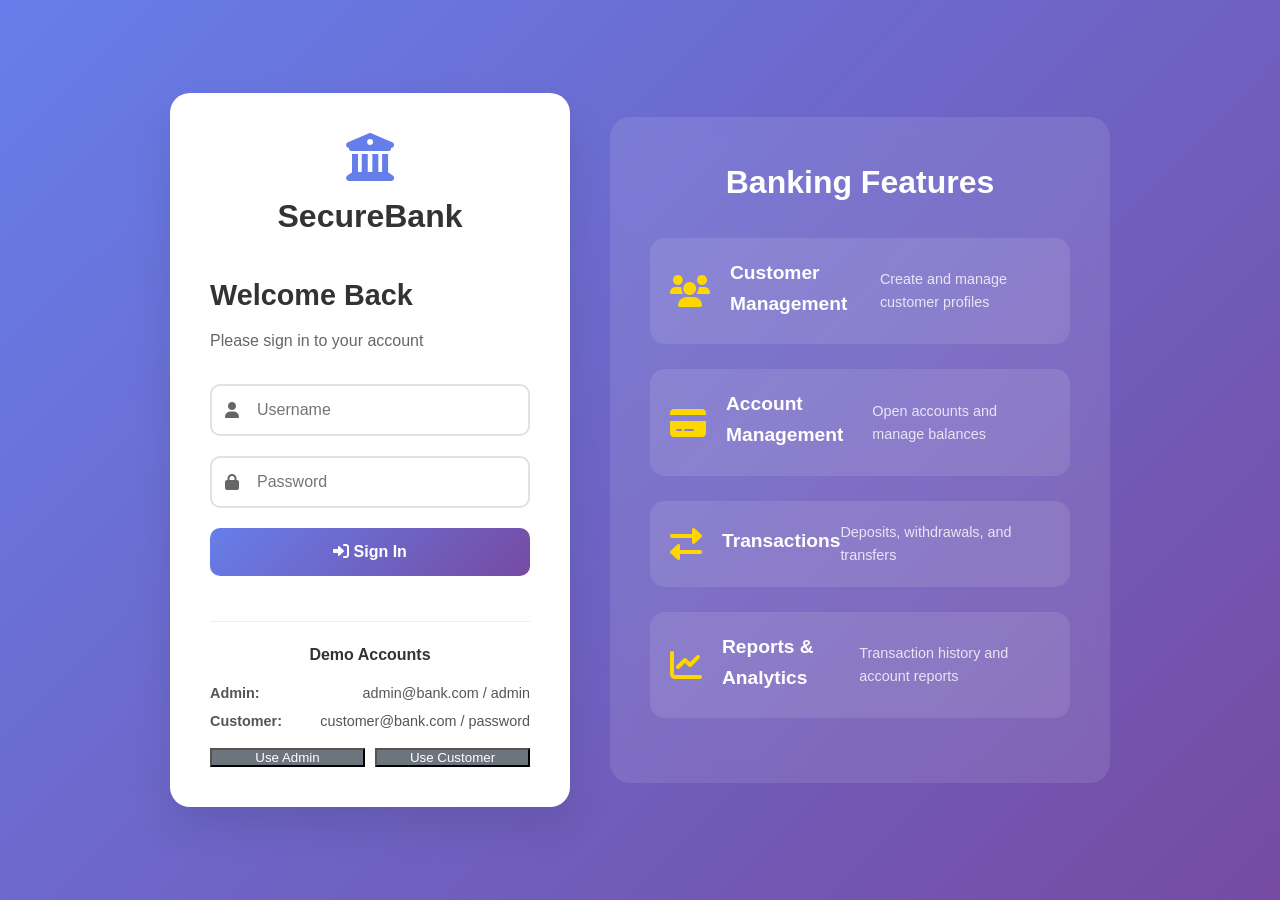
<file: Banking Application Frontend/index.html>
<!DOCTYPE html>
<html lang="en">
<head>
    <meta charset="UTF-8">
    <meta name="viewport" content="width=device-width, initial-scale=1.0">
    <title>Banking Application - Login</title>
    <link rel="stylesheet" href="css/styles.css">
    <link href="https://cdnjs.cloudflare.com/ajax/libs/font-awesome/6.0.0/css/all.min.css" rel="stylesheet">
</head>
<body>
    <div class="container">
        <div class="login-form">
            <div class="bank-logo">
                <i class="fas fa-university"></i>
                <h1>SecureBank</h1>
            </div>
            
            <div class="form-container">
                <h2>Welcome Back</h2>
                <p>Please sign in to your account</p>
                
                <form id="loginForm">
                    <div class="input-group">
                        <i class="fas fa-user"></i>
                        <input type="text" id="username" placeholder="Username" required>
                    </div>
                    
                    <div class="input-group">
                        <i class="fas fa-lock"></i>
                        <input type="password" id="password" placeholder="Password" required>
                    </div>
                    
                    <button type="submit" class="login-btn">
                        <i class="fas fa-sign-in-alt"></i>
                        Sign In
                    </button>
                </form>

                <div class="demo-accounts">
                    <h4>Demo Accounts</h4>
                    <div class="demo-account-info">
                        <p><strong>Admin:</strong> <span>admin@bank.com / admin</span></p>
                        <p><strong>Customer:</strong> <span>customer@bank.com / password</span></p>
                    </div>
                    <div class="demo-buttons">
                        <button type="button" class="btn-secondary" onclick="fillCredentials('admin@bank.com', 'admin')">Use Admin</button>
                        <button type="button" class="btn-secondary" onclick="fillCredentials('customer@bank.com', 'password')">Use Customer</button>
                    </div>
                </div>
            </div>
        </div>
        
        <div class="features-panel">
            <h2>Banking Features</h2>
            <div class="feature">
                <i class="fas fa-users"></i>
                <h3>Customer Management</h3>
                <p>Create and manage customer profiles</p>
            </div>
            <div class="feature">
                <i class="fas fa-credit-card"></i>
                <h3>Account Management</h3>
                <p>Open accounts and manage balances</p>
            </div>
            <div class="feature">
                <i class="fas fa-exchange-alt"></i>
                <h3>Transactions</h3>
                <p>Deposits, withdrawals, and transfers</p>
            </div>
            <div class="feature">
                <i class="fas fa-chart-line"></i>
                <h3>Reports & Analytics</h3>
                <p>Transaction history and account reports</p>
            </div>
        </div>
    </div>
    
    <div id="errorMessage" class="error-message"></div>
    <div id="loadingSpinner" class="loading-spinner">
        <i class="fas fa-spinner fa-spin"></i>
        <p>Authenticating...</p>
    </div>
    
    <script src="js/auth.js"></script>
    <script src="js/main.js"></script>
</body>
</html>
</file>
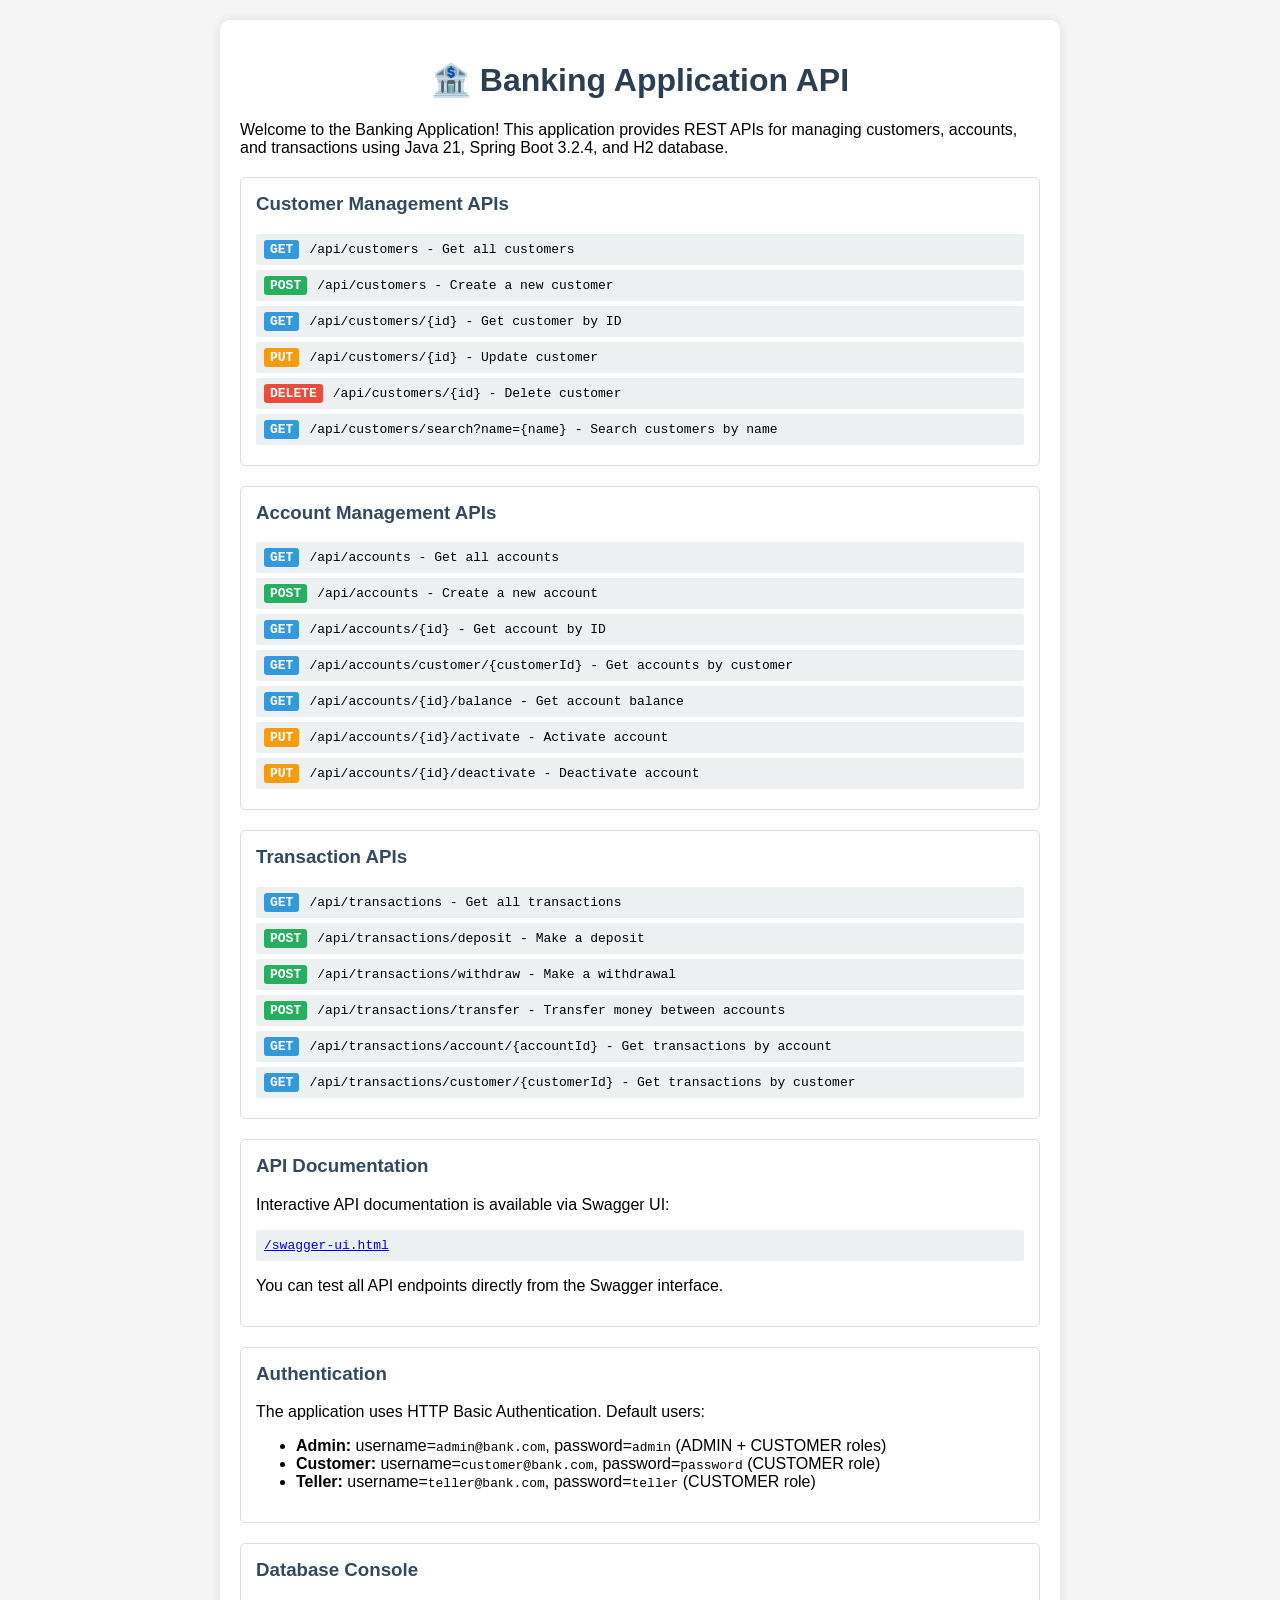
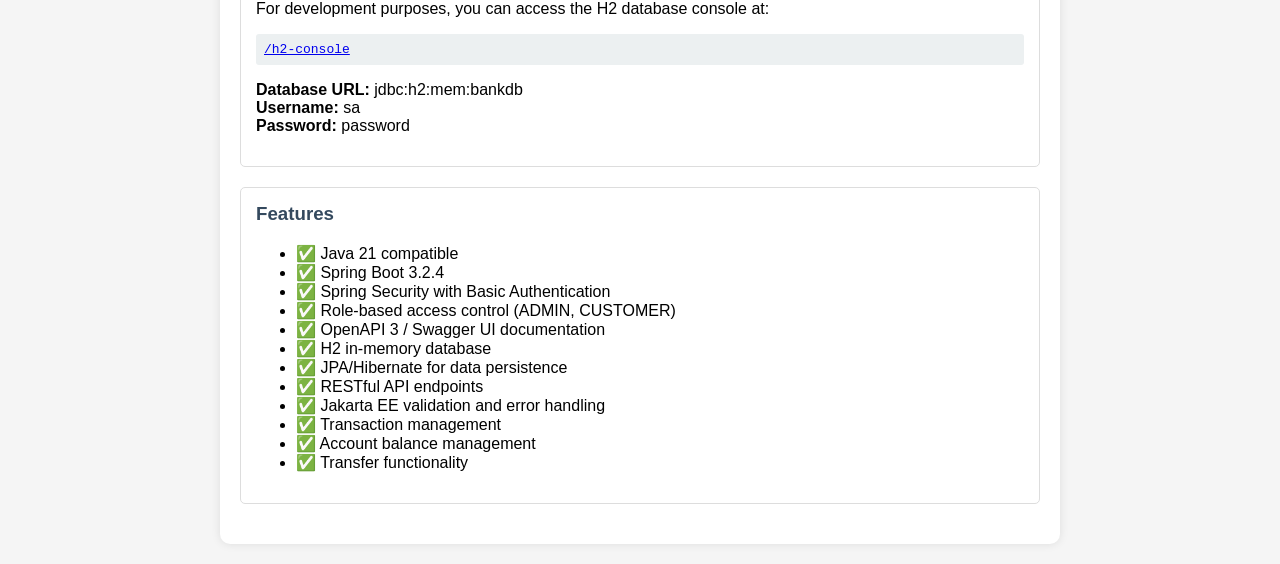
<file: Banking application backend/src/main/resources/static/index.html>
<!DOCTYPE html>
<html>
<head>
    <meta charset="UTF-8">
    <title>Banking Application</title>
    <style>
        body {
            font-family: Arial, sans-serif;
            margin: 20px;
            background-color: #f5f5f5;
        }
        .container {
            max-width: 800px;
            margin: 0 auto;
            background-color: white;
            padding: 20px;
            border-radius: 10px;
            box-shadow: 0 0 10px rgba(0,0,0,0.1);
        }
        h1 {
            color: #2c3e50;
            text-align: center;
        }
        .api-section {
            margin: 20px 0;
            padding: 15px;
            border: 1px solid #ddd;
            border-radius: 5px;
        }
        .api-section h3 {
            color: #34495e;
            margin-top: 0;
        }
        .endpoint {
            background-color: #ecf0f1;
            padding: 8px;
            margin: 5px 0;
            border-radius: 3px;
            font-family: monospace;
        }
        .method {
            font-weight: bold;
            padding: 2px 6px;
            border-radius: 3px;
            margin-right: 10px;
        }
        .get { background-color: #3498db; color: white; }
        .post { background-color: #27ae60; color: white; }
        .put { background-color: #f39c12; color: white; }
        .delete { background-color: #e74c3c; color: white; }
    </style>
</head>
<body>
    <div class="container">
        <h1>🏦 Banking Application API</h1>
        <p>Welcome to the Banking Application! This application provides REST APIs for managing customers, accounts, and transactions using Java 21, Spring Boot 3.2.4, and H2 database.</p>
        
        <div class="api-section">
            <h3>Customer Management APIs</h3>
            <div class="endpoint"><span class="method get">GET</span>/api/customers - Get all customers</div>
            <div class="endpoint"><span class="method post">POST</span>/api/customers - Create a new customer</div>
            <div class="endpoint"><span class="method get">GET</span>/api/customers/{id} - Get customer by ID</div>
            <div class="endpoint"><span class="method put">PUT</span>/api/customers/{id} - Update customer</div>
            <div class="endpoint"><span class="method delete">DELETE</span>/api/customers/{id} - Delete customer</div>
            <div class="endpoint"><span class="method get">GET</span>/api/customers/search?name={name} - Search customers by name</div>
        </div>

        <div class="api-section">
            <h3>Account Management APIs</h3>
            <div class="endpoint"><span class="method get">GET</span>/api/accounts - Get all accounts</div>
            <div class="endpoint"><span class="method post">POST</span>/api/accounts - Create a new account</div>
            <div class="endpoint"><span class="method get">GET</span>/api/accounts/{id} - Get account by ID</div>
            <div class="endpoint"><span class="method get">GET</span>/api/accounts/customer/{customerId} - Get accounts by customer</div>
            <div class="endpoint"><span class="method get">GET</span>/api/accounts/{id}/balance - Get account balance</div>
            <div class="endpoint"><span class="method put">PUT</span>/api/accounts/{id}/activate - Activate account</div>
            <div class="endpoint"><span class="method put">PUT</span>/api/accounts/{id}/deactivate - Deactivate account</div>
        </div>

        <div class="api-section">
            <h3>Transaction APIs</h3>
            <div class="endpoint"><span class="method get">GET</span>/api/transactions - Get all transactions</div>
            <div class="endpoint"><span class="method post">POST</span>/api/transactions/deposit - Make a deposit</div>
            <div class="endpoint"><span class="method post">POST</span>/api/transactions/withdraw - Make a withdrawal</div>
            <div class="endpoint"><span class="method post">POST</span>/api/transactions/transfer - Transfer money between accounts</div>
            <div class="endpoint"><span class="method get">GET</span>/api/transactions/account/{accountId} - Get transactions by account</div>
            <div class="endpoint"><span class="method get">GET</span>/api/transactions/customer/{customerId} - Get transactions by customer</div>
        </div>
        
        <div class="api-section">
            <h3>API Documentation</h3>
            <p>Interactive API documentation is available via Swagger UI:</p>
            <div class="endpoint"><a href="/swagger-ui.html" target="_blank">/swagger-ui.html</a></div>
            <p>You can test all API endpoints directly from the Swagger interface.</p>
            </div>

        <div class="api-section">
            <h3>Authentication</h3>
            <p>The application uses HTTP Basic Authentication. Default users:</p>
            <ul>
                <li><strong>Admin:</strong> username=<code>admin@bank.com</code>, password=<code>admin</code> (ADMIN + CUSTOMER roles)</li>
                <li><strong>Customer:</strong> username=<code>customer@bank.com</code>, password=<code>password</code> (CUSTOMER role)</li>
                <li><strong>Teller:</strong> username=<code>teller@bank.com</code>, password=<code>teller</code> (CUSTOMER role)</li>
            </ul>
        </div>
        
        <div class="api-section">
            <h3>Database Console</h3>
            <p>For development purposes, you can access the H2 database console at:</p>
            <div class="endpoint"><a href="/h2-console" target="_blank">/h2-console</a></div>
            <p><strong>Database URL:</strong> jdbc:h2:mem:bankdb<br>
               <strong>Username:</strong> sa<br>
               <strong>Password:</strong> password</p>
        </div>
        
        <div class="api-section">
            <h3>Features</h3>
            <ul>
                <li>✅ Java 21 compatible</li>
                <li>✅ Spring Boot 3.2.4</li>
                <li>✅ Spring Security with Basic Authentication</li>
                <li>✅ Role-based access control (ADMIN, CUSTOMER)</li>
                <li>✅ OpenAPI 3 / Swagger UI documentation</li>
                <li>✅ H2 in-memory database</li>
                <li>✅ JPA/Hibernate for data persistence</li>
                <li>✅ RESTful API endpoints</li>
                <li>✅ Jakarta EE validation and error handling</li>
                <li>✅ Transaction management</li>
                <li>✅ Account balance management</li>
                <li>✅ Transfer functionality</li>
            </ul>
        </div>
    </div>
</body>
</html>
</file>
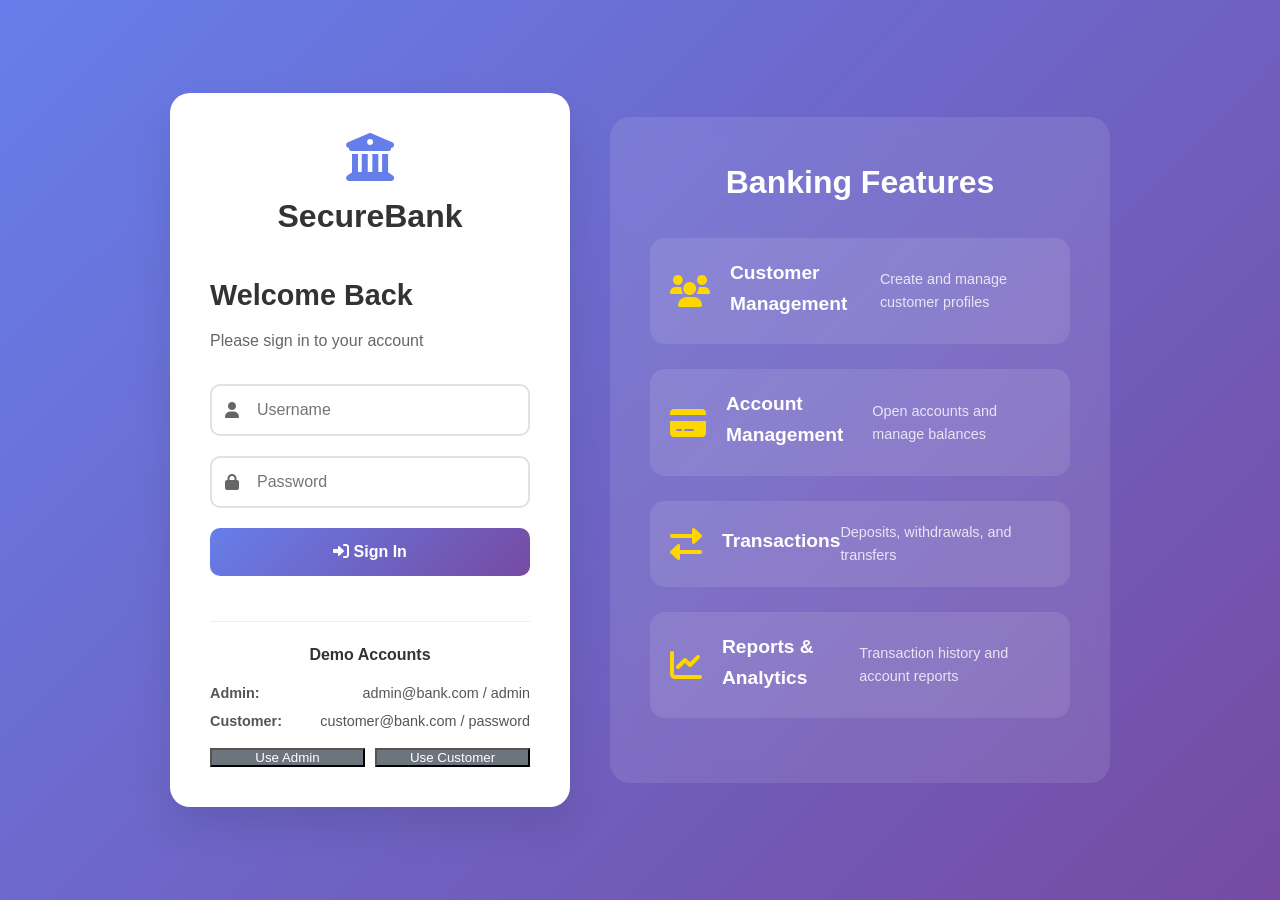
<file: Banking Application Frontend/dashboard.html>
<!DOCTYPE html>
<html lang="en">
<head>
    <meta charset="UTF-8">
    <meta name="viewport" content="width=device-width, initial-scale=1.0">
    <title>Banking Dashboard - SecureBank</title>
    <link rel="stylesheet" href="css/styles.css">
    <link href="https://cdnjs.cloudflare.com/ajax/libs/font-awesome/6.0.0/css/all.min.css" rel="stylesheet">
</head>
<body data-page="dashboard">
    <nav class="navbar">
        <div class="nav-brand">
            <i class="fas fa-university"></i>
            <span>SecureBank</span>
        </div>
        
        <ul class="nav-menu">
            <li><a href="#" onclick="showSection('dashboard')" class="active"><i class="fas fa-home"></i> Dashboard</a></li>
            <li><a href="#" onclick="showSection('customers')"><i class="fas fa-users"></i> Customers</a></li>
            <li><a href="#" onclick="showSection('accounts')"><i class="fas fa-credit-card"></i> Accounts</a></li>
            <li><a href="#" onclick="showSection('transactions')"><i class="fas fa-exchange-alt"></i> Transactions</a></li>
        </ul>
        
        <div class="nav-user">
            <span id="currentUser">Welcome, User</span>
            <button onclick="logout()" class="logout-btn">
                <i class="fas fa-sign-out-alt"></i> Logout
            </button>
        </div>
    </nav>

    <main class="main-content">
        <!-- Dashboard Section -->
        <section id="dashboard" class="content-section active">
            <h1>Dashboard Overview</h1>
            <div class="stats-grid">
                <div class="stat-card">
                    <i class="fas fa-users"></i>
                    <div class="stat-info">
                        <h3 id="totalCustomers">0</h3>
                        <p>Total Customers</p>
                    </div>
                </div>
                <div class="stat-card">
                    <i class="fas fa-credit-card"></i>
                    <div class="stat-info">
                        <h3 id="totalAccounts">0</h3>
                        <p>Active Accounts</p>
                    </div>
                </div>
                <div class="stat-card">
                    <i class="fas fa-exchange-alt"></i>
                    <div class="stat-info">
                        <h3 id="totalTransactions">0</h3>
                        <p>Recent Transactions</p>
                    </div>
                </div>
                <div class="stat-card">
                    <i class="fas fa-dollar-sign"></i>
                    <div class="stat-info">
                        <h3 id="totalBalance">$0</h3>
                        <p>Total Balance</p>
                    </div>
                </div>
            </div>
            
            <div class="dashboard-actions">
                <h2>Quick Actions</h2>
                <div class="action-grid">
                    <button class="action-btn admin-only" onclick="showSection('customers'); showAddCustomerForm()">
                        <i class="fas fa-user-plus"></i>
                        <span>Add Customer</span>
                    </button>
                    <button class="action-btn admin-only" onclick="showSection('accounts'); showCreateAccountForm()">
                        <i class="fas fa-plus-circle"></i>
                        <span>Create Account</span>
                    </button>
                    <button class="action-btn" onclick="showSection('transactions'); showTransactionForm('deposit')">
                        <i class="fas fa-arrow-down"></i>
                        <span>Make Deposit</span>
                    </button>
                    <button class="action-btn" onclick="showSection('transactions'); showTransactionForm('transfer')">
                        <i class="fas fa-exchange-alt"></i>
                        <span>Transfer Money</span>
                    </button>
                </div>
            </div>
        </section>

        <!-- Customers Section -->
        <section id="customers" class="content-section">
            <div class="filter-controls">
                <h3>Customer Management</h3>
                <div class="filters">
                    <input type="text" id="customerSearch" placeholder="Search customers...">
                    <button class="primary-btn admin-only" onclick="showAddCustomerForm()">Add Customer</button>
                </div>      
            <div id="customersTable" class="table-container"></div>
        </section>

        <!-- Accounts Section -->
        <section id="accounts" class="content-section">
            <div class="filter-controls">
                <h3>Account Management</h3>
                <div class="filters">
                    <select id="accountTypeFilter">
                        <option value="">All Types</option>
                        <option value="SAVINGS">Savings</option>
                        <option value="CHECKING">Checking</option>
                        <option value="BUSINESS">Business</option>
                    </select>
                    <select id="accountStatusFilter">
                        <option value="">All Status</option>
                        <option value="true">Active</option>
                        <option value="false">Inactive</option>
                    </select>
                    <button class="primary-btn admin-only" onclick="showCreateAccountForm()">Create Account</button>
                </div>
            </div>
            <div id="accountsTable" class="table-container"></div>
        </section>

        <!-- Transactions Section -->
        <section id="transactions" class="content-section">
            <div class="filter-controls">
                <h3>Transaction Management</h3>
                <div class="filters">
                    <input type="date" id="dateFrom" placeholder="dd-mm-yyyy">
                    <input type="date" id="dateTo" placeholder="dd-mm-yyyy">
                    <select id="transactionTypeFilter">
                        <option value="">All Types</option>
                        <option value="DEPOSIT">Deposit</option>
                        <option value="WITHDRAWAL">Withdrawal</option>
                        <option value="TRANSFER">Transfer</option>
                    </select>
                    <button class="primary-btn admin-only" onclick="showTransactionForm('deposit')">Deposit</button>
                    <button class="primary-btn admin-only" onclick="showTransactionForm('withdraw')">Withdraw</button>
                    <button class="primary-btn" onclick="showTransactionForm('transfer')">Transfer</button>
                </div>
            </div>
            <div id="transactionsTable" class="table-container"></div>
        </section>
    </main>

    <!-- Modal Dialogs -->
    <div id="modalOverlay" class="modal-overlay">
        <div class="modal-content">
            <div class="modal-header">
                <h3 id="modalTitle">Modal Title</h3>
                <button class="close-btn" onclick="closeModal()">&times;</button>
            </div>
            <div class="modal-body" id="modalBody">
                <!-- Modal content will be inserted here -->
            </div>
        </div>
    </div>

    <!-- Loading Spinner -->
    <div id="loadingSpinner" class="loading-spinner">
        <i class="fas fa-spinner fa-spin"></i>
        <p>Loading...</p>
    </div>

    <!-- Success/Error Messages -->
    <div id="messageContainer" class="message-container"></div>

    <script src="js/auth.js"></script>
    <script src="js/api.js"></script>
    <script src="js/main.js"></script>
</body>
</html>
</file>
<file: Banking Application Frontend/css/styles.css>
/* CSS Reset and Base Styles */
* {
    margin: 0;
    padding: 0;
    box-sizing: border-box;
}

body {
    font-family: 'Segoe UI', Tahoma, Geneva, Verdana, sans-serif;
    background: linear-gradient(135deg, #667eea 0%, #764ba2 100%);
    color: #333;
    line-height: 1.6;
    min-height: 100vh;
}

/* Login Page Styles */
.container {
    min-height: 100vh;
    display: flex;
    align-items: center;
    justify-content: center;
    padding: 20px;
}

.login-form {
    background: white;
    border-radius: 20px;
    padding: 40px;
    box-shadow: 0 20px 40px rgba(0, 0, 0, 0.1);
    width: 100%;
    max-width: 400px;
    margin-right: 40px;
}

.bank-logo {
    text-align: center;
    margin-bottom: 30px;
}

.bank-logo i {
    font-size: 3rem;
    color: #667eea;
    margin-bottom: 10px;
}

.bank-logo h1 {
    color: #333;
    font-size: 2rem;
    font-weight: 600;
}

.form-container h2 {
    margin-bottom: 10px;
    color: #333;
    font-size: 1.8rem;
}

.form-container p {
    color: #666;
    margin-bottom: 30px;
}

.input-group {
    position: relative;
    margin-bottom: 20px;
}

.input-group i {
    position: absolute;
    left: 15px;
    top: 50%;
    transform: translateY(-50%);
    color: #666;
}

.input-group input {
    width: 100%;
    padding: 15px 15px 15px 45px;
    border: 2px solid #e1e1e1;
    border-radius: 10px;
    font-size: 16px;
    transition: all 0.3s ease;
}

.input-group input:focus {
    outline: none;
    border-color: #667eea;
    box-shadow: 0 0 0 3px rgba(102, 126, 234, 0.1);
}

.login-btn {
    width: 100%;
    padding: 15px;
    background: linear-gradient(135deg, #667eea 0%, #764ba2 100%);
    color: white;
    border: none;
    border-radius: 10px;
    font-size: 16px;
    font-weight: 600;
    cursor: pointer;
    transition: all 0.3s ease;
    margin-bottom: 20px;
}

.login-btn:hover {
    transform: translateY(-2px);
    box-shadow: 0 10px 20px rgba(102, 126, 234, 0.3);
}

.demo-accounts {
    margin-top: 25px;
    padding-top: 20px;
    border-top: 1px solid #eee;
}

.demo-accounts h4 {
    margin-bottom: 15px;
    font-size: 1rem;
    color: #333;
    text-align: center;
}

.demo-account-info {
    margin-bottom: 15px;
}

.demo-account-info p {
    margin: 5px 0;
    font-size: 0.9rem;
    color: #555;
    display: flex;
    justify-content: space-between;
}

.demo-account-info p strong {
    margin-right: 10px;
}

.demo-buttons {
    display: flex;
    justify-content: space-between;
    gap: 10px;
}

.demo-buttons .btn-secondary {
    flex: 1;
    background-color: #6c757d;
    color: white;
}

.demo-buttons .btn-secondary:hover {
    background-color: #5a6268;
}

.features-panel {
    background: rgba(255, 255, 255, 0.1);
    backdrop-filter: blur(10px);
    border-radius: 20px;
    padding: 40px;
    color: white;
    width: 100%;
    max-width: 500px;
}

.features-panel h2 {
    margin-bottom: 30px;
    font-size: 2rem;
    text-align: center;
}

.feature {
    display: flex;
    align-items: center;
    margin-bottom: 25px;
    padding: 20px;
    background: rgba(255, 255, 255, 0.1);
    border-radius: 15px;
    transition: all 0.3s ease;
}

.feature:hover {
    background: rgba(255, 255, 255, 0.2);
    transform: translateY(-2px);
}

.feature i {
    font-size: 2rem;
    margin-right: 20px;
    color: #ffd700;
}

.feature h3 {
    margin-bottom: 5px;
    font-size: 1.2rem;
}

.feature p {
    color: rgba(255, 255, 255, 0.8);
    font-size: 0.9rem;
}

/* Dashboard Styles */
.navbar {
    background: white;
    box-shadow: 0 2px 10px rgba(0, 0, 0, 0.1);
    padding: 0 30px;
    display: flex;
    align-items: center;
    justify-content: space-between;
    height: 70px;
    position: fixed;
    top: 0;
    left: 0;
    right: 0;
    z-index: 1000;
}

.nav-brand {
    display: flex;
    align-items: center;
    font-size: 1.5rem;
    font-weight: 600;
    color: #333;
}

.nav-brand i {
    color: #667eea;
    margin-right: 10px;
    font-size: 1.8rem;
}

.nav-menu {
    display: flex;
    list-style: none;
    gap: 30px;
}

.nav-menu a {
    text-decoration: none;
    color: #666;
    font-weight: 500;
    padding: 10px 15px;
    border-radius: 8px;
    transition: all 0.3s ease;
    display: flex;
    align-items: center;
    gap: 8px;
}

.nav-menu a:hover,
.nav-menu a.active {
    color: #667eea;
    background: rgba(102, 126, 234, 0.1);
}

.nav-user {
    display: flex;
    align-items: center;
    gap: 20px;
}

.logout-btn {
    background: #dc3545;
    color: white;
    border: none;
    padding: 8px 16px;
    border-radius: 6px;
    cursor: pointer;
    font-size: 14px;
    transition: all 0.3s ease;
}

.logout-btn:hover {
    background: #c82333;
}

.main-content {
    margin-top: 70px;
    padding: 30px;
    background: #f8f9fa;
    min-height: calc(100vh - 70px);
}

.content-section {
    display: none;
}

.content-section.active {
    display: block;
}

/* Dashboard Stats */
.stats-grid {
    display: grid;
    grid-template-columns: repeat(auto-fit, minmax(250px, 1fr));
    gap: 20px;
    margin-bottom: 40px;
}

.stat-card {
    background: white;
    padding: 30px;
    border-radius: 15px;
    box-shadow: 0 5px 15px rgba(0, 0, 0, 0.08);
    display: flex;
    align-items: center;
    transition: all 0.3s ease;
}

.stat-card:hover {
    transform: translateY(-5px);
    box-shadow: 0 10px 30px rgba(0, 0, 0, 0.15);
}

.stat-card i {
    font-size: 3rem;
    margin-right: 20px;
    padding: 20px;
    border-radius: 15px;
}

.stat-card:nth-child(1) i {
    background: rgba(102, 126, 234, 0.1);
    color: #667eea;
}

.stat-card:nth-child(2) i {
    background: rgba(40, 167, 69, 0.1);
    color: #28a745;
}

.stat-card:nth-child(3) i {
    background: rgba(255, 193, 7, 0.1);
    color: #ffc107;
}

.stat-card:nth-child(4) i {
    background: rgba(220, 53, 69, 0.1);
    color: #dc3545;
}

.stat-info h3 {
    font-size: 2rem;
    margin-bottom: 5px;
    color: #333;
}

.stat-info p {
    color: #666;
    font-size: 0.9rem;
}

/* Action Grid */
.dashboard-actions {
    background: white;
    padding: 30px;
    border-radius: 15px;
    box-shadow: 0 5px 15px rgba(0, 0, 0, 0.08);
}

.dashboard-actions h2 {
    margin-bottom: 20px;
    color: #333;
}

.action-grid {
    display: grid;
    grid-template-columns: repeat(auto-fit, minmax(200px, 1fr));
    gap: 20px;
}

.action-btn {
    background: linear-gradient(135deg, #667eea 0%, #764ba2 100%);
    color: white;
    border: none;
    padding: 20px;
    border-radius: 12px;
    cursor: pointer;
    transition: all 0.3s ease;
    display: flex;
    flex-direction: column;
    align-items: center;
    gap: 10px;
    font-size: 16px;
    font-weight: 500;
}

.action-btn:hover {
    transform: translateY(-3px);
    box-shadow: 0 10px 25px rgba(102, 126, 234, 0.3);
}

.action-btn i {
    font-size: 2rem;
}

/* Section Headers */
.section-header {
    display: flex;
    justify-content: space-between;
    align-items: center;
    margin-bottom: 30px;
}

.section-header h1 {
    color: #333;
    font-size: 2rem;
}

.primary-btn {
    background: #667eea;
    color: white;
    border: none;
    padding: 12px 24px;
    border-radius: 8px;
    font-size: 16px;
    font-weight: 500;
    cursor: pointer;
    transition: all 0.3s ease;
    display: flex;
    align-items: center;
    gap: 8px;
}

.primary-btn:hover {
    background: #5a6fd8;
    transform: translateY(-2px);
}

/* Search and Filter Bars */
.search-bar {
    position: relative;
    margin-bottom: 20px;
}

.search-bar input {
    width: 100%;
    padding: 12px 15px 12px 45px;
    border: 2px solid #e1e1e1;
    border-radius: 10px;
    font-size: 16px;
    background: white;
}

.search-bar i {
    position: absolute;
    left: 15px;
    top: 50%;
    transform: translateY(-50%);
    color: #666;
}

.filter-bar {
    display: flex;
    gap: 15px;
    margin-bottom: 20px;
    flex-wrap: wrap;
}

.filter-bar select,
.filter-bar input {
    padding: 10px 15px;
    border: 2px solid #e1e1e1;
    border-radius: 8px;
    background: white;
    font-size: 14px;
}

.transaction-buttons {
    display: flex;
    gap: 10px;
    flex-wrap: wrap;
}

/* Data Tables */
.data-table {
    background: white;
    border-radius: 15px;
    overflow: hidden;
    box-shadow: 0 5px 15px rgba(0, 0, 0, 0.08);
}

.table {
    width: 100%;
    border-collapse: collapse;
}

.table th {
    background: #f8f9fa;
    padding: 15px;
    text-align: left;
    font-weight: 600;
    color: #333;
    border-bottom: 1px solid #e1e1e1;
}

.table td {
    padding: 15px;
    border-bottom: 1px solid #f1f1f1;
    vertical-align: middle;
}

.table tr:hover {
    background: #f8f9fa;
}

.status-badge {
    padding: 4px 12px;
    border-radius: 20px;
    font-size: 12px;
    font-weight: 500;
    text-transform: uppercase;
}

.status-active {
    background: rgba(40, 167, 69, 0.1);
    color: #28a745;
}

.status-inactive {
    background: rgba(220, 53, 69, 0.1);
    color: #dc3545;
}

.status-completed {
    background: rgba(40, 167, 69, 0.1);
    color: #28a745;
}

.status-pending {
    background: rgba(255, 193, 7, 0.1);
    color: #ffc107;
}

.status-failed {
    background: rgba(220, 53, 69, 0.1);
    color: #dc3545;
}

.action-buttons {
    display: flex;
    gap: 8px;
}

.btn-sm {
    padding: 6px 12px;
    border: none;
    border-radius: 6px;
    font-size: 12px;
    cursor: pointer;
    transition: all 0.3s ease;
}

.btn-primary {
    background: #667eea;
    color: white;
}

.btn-success {
    background: #28a745;
    color: white;
}

.btn-warning {
    background-color: #ffc107;
    color: #212529;
    border: none;
    padding: 10px 15px;
    border-radius: 5px;
    cursor: pointer;
    font-size: 14px;
    transition: background-color 0.2s;
}

.btn-warning:hover {
    background-color: #e0a800;
}

.btn-danger {
    background: #dc3545;
    color: white;
}

.btn-sm:hover {
    transform: translateY(-1px);
    opacity: 0.9;
}

/* Modal Styles */
.modal-overlay {
    position: fixed;
    top: 0;
    left: 0;
    right: 0;
    bottom: 0;
    background: rgba(0, 0, 0, 0.5);
    display: none;
    align-items: center;
    justify-content: center;
    z-index: 2000;
}

.modal-overlay.active {
    display: flex;
}

.modal-content {
    background: white;
    border-radius: 15px;
    width: 90%;
    max-width: 500px;
    max-height: 90vh;
    overflow-y: auto;
    animation: modalSlideIn 0.3s ease;
}

@keyframes modalSlideIn {
    from {
        opacity: 0;
        transform: translateY(-50px);
    }
    to {
        opacity: 1;
        transform: translateY(0);
    }
}

.modal-header {
    padding: 20px 30px;
    border-bottom: 1px solid #e1e1e1;
    display: flex;
    justify-content: space-between;
    align-items: center;
}

.modal-header h3 {
    color: #333;
    margin: 0;
}

.close-btn {
    background: none;
    border: none;
    font-size: 24px;
    cursor: pointer;
    color: #666;
    padding: 0;
    width: 30px;
    height: 30px;
    display: flex;
    align-items: center;
    justify-content: center;
}

.modal-body {
    padding: 30px;
}

.form-group {
    margin-bottom: 20px;
}

.form-group label {
    display: block;
    margin-bottom: 5px;
    color: #333;
    font-weight: 500;
}

.form-group input,
.form-group select,
.form-group textarea {
    width: 100%;
    padding: 12px 15px;
    border: 2px solid #e1e1e1;
    border-radius: 8px;
    font-size: 16px;
    transition: all 0.3s ease;
}

.form-group input:focus,
.form-group select:focus,
.form-group textarea:focus {
    outline: none;
    border-color: #667eea;
    box-shadow: 0 0 0 3px rgba(102, 126, 234, 0.1);
}

.form-actions {
    display: flex;
    gap: 10px;
    justify-content: flex-end;
    margin-top: 30px;
}

.btn-cancel {
    background: #6c757d;
    color: white;
    border: none;
    padding: 12px 24px;
    border-radius: 8px;
    cursor: pointer;
    transition: all 0.3s ease;
}

.btn-cancel:hover {
    background: #5a6268;
}

/* Loading and Message Styles */
.loading-spinner {
    position: fixed;
    top: 0;
    left: 0;
    right: 0;
    bottom: 0;
    background: rgba(255, 255, 255, 0.9);
    display: none;
    align-items: center;
    justify-content: center;
    flex-direction: column;
    z-index: 3000;
}

.loading-spinner.active {
    display: flex;
}

.loading-spinner i {
    font-size: 3rem;
    color: #667eea;
    margin-bottom: 15px;
}

.error-message {
    position: fixed;
    top: 20px;
    right: 20px;
    background: #dc3545;
    color: white;
    padding: 15px 20px;
    border-radius: 8px;
    display: none;
    z-index: 4000;
    max-width: 400px;
    box-shadow: 0 5px 15px rgba(0, 0, 0, 0.2);
}

.message-container {
    position: fixed;
    top: 20px;
    right: 20px;
    z-index: 1001;
}

.message {
    background: white;
    padding: 15px 20px;
    border-radius: 8px;
    margin-bottom: 10px;
    box-shadow: 0 5px 15px rgba(0, 0, 0, 0.1);
    border-left: 4px solid;
    animation: messageSlideIn 0.3s ease;
    max-width: 400px;
}

.message.success {
    border-left-color: #28a745;
    background: #d4edda;
    color: #155724;
}

.message.error {
    border-left-color: #dc3545;
    background: #f8d7da;
    color: #721c24;
}

.message.warning {
    border-left-color: #ffc107;
    background: #fff3cd;
    color: #856404;
}

@keyframes messageSlideIn {
    from {
        opacity: 0;
        transform: translateX(100%);
    }
    to {
        opacity: 1;
        transform: translateX(0);
    }
}

/* Responsive Design */
@media (max-width: 768px) {
    .container {
        flex-direction: column;
        padding: 10px;
    }
    
    .login-form,
    .features-panel {
        margin: 0;
        margin-bottom: 20px;
    }
    
    .navbar {
        padding: 0 15px;
        flex-wrap: wrap;
        height: auto;
        min-height: 70px;
    }
    
    .nav-menu {
        flex-wrap: wrap;
        gap: 15px;
    }
    
    .main-content {
        padding: 15px;
    }
    
    .stats-grid {
        grid-template-columns: 1fr;
    }
    
    .action-grid {
        grid-template-columns: 1fr;
    }
    
    .section-header {
        flex-direction: column;
        align-items: flex-start;
        gap: 15px;
    }
    
    .filter-bar {
        flex-direction: column;
    }
    
    .transaction-buttons {
        flex-direction: column;
    }
    
    .modal-content {
        width: 95%;
        margin: 20px;
    }
    
    .modal-body {
        padding: 20px;
    }
    
    .form-actions {
        flex-direction: column;
    }
}

@media (max-width: 480px) {
    .table {
        font-size: 14px;
    }
    
    .table th,
    .table td {
        padding: 10px 8px;
    }
    
    .action-buttons {
        flex-direction: column;
    }
    
    .nav-menu {
        display: none;
    }
}

/* Print Styles */
@media print {
    .navbar,
    .modal-overlay,
    .loading-spinner,
    .message-container,
    .action-buttons,
    .primary-btn {
        display: none !important;
    }
    
    .main-content {
        margin-top: 0;
        padding: 0;
    }
    
    .data-table {
        box-shadow: none;
        border: 1px solid #333;
    }
}

.filter-controls {
    display: flex;
    justify-content: space-between;
    align-items: center;
    gap: 15px;
    padding: 15px;
    background-color: #f8f9fa;
    border-radius: 8px;
    margin-bottom: 20px;
    flex-wrap: wrap;
}

.filter-controls h3 {
    margin: 0;
    font-size: 1.1rem;
    color: #333;
}

.filters {
    display: flex;
    align-items: center;
    gap: 10px;
    flex-wrap: wrap;
}

.filters input,
.filters select,
.filters button {
    padding: 8px 12px;
    border: 1px solid #ddd;
    border-radius: 4px;
    font-size: 14px;
}

/* Role-based visibility */
.admin-only {
    display: none;
}

body.role-admin .admin-only {
    display: inline-block;
}

.modal-actions {
    display: flex !important; /* Force flex display */
    justify-content: flex-start !important; /* Align to the left */
    gap: 10px !important; /* Space between buttons */
    width: 100%; /* Ensure the container takes full width */
}

/* Ensure buttons themselves don't take up the full width */
.modal-actions .primary-btn {
    width: auto;
}
</file>
